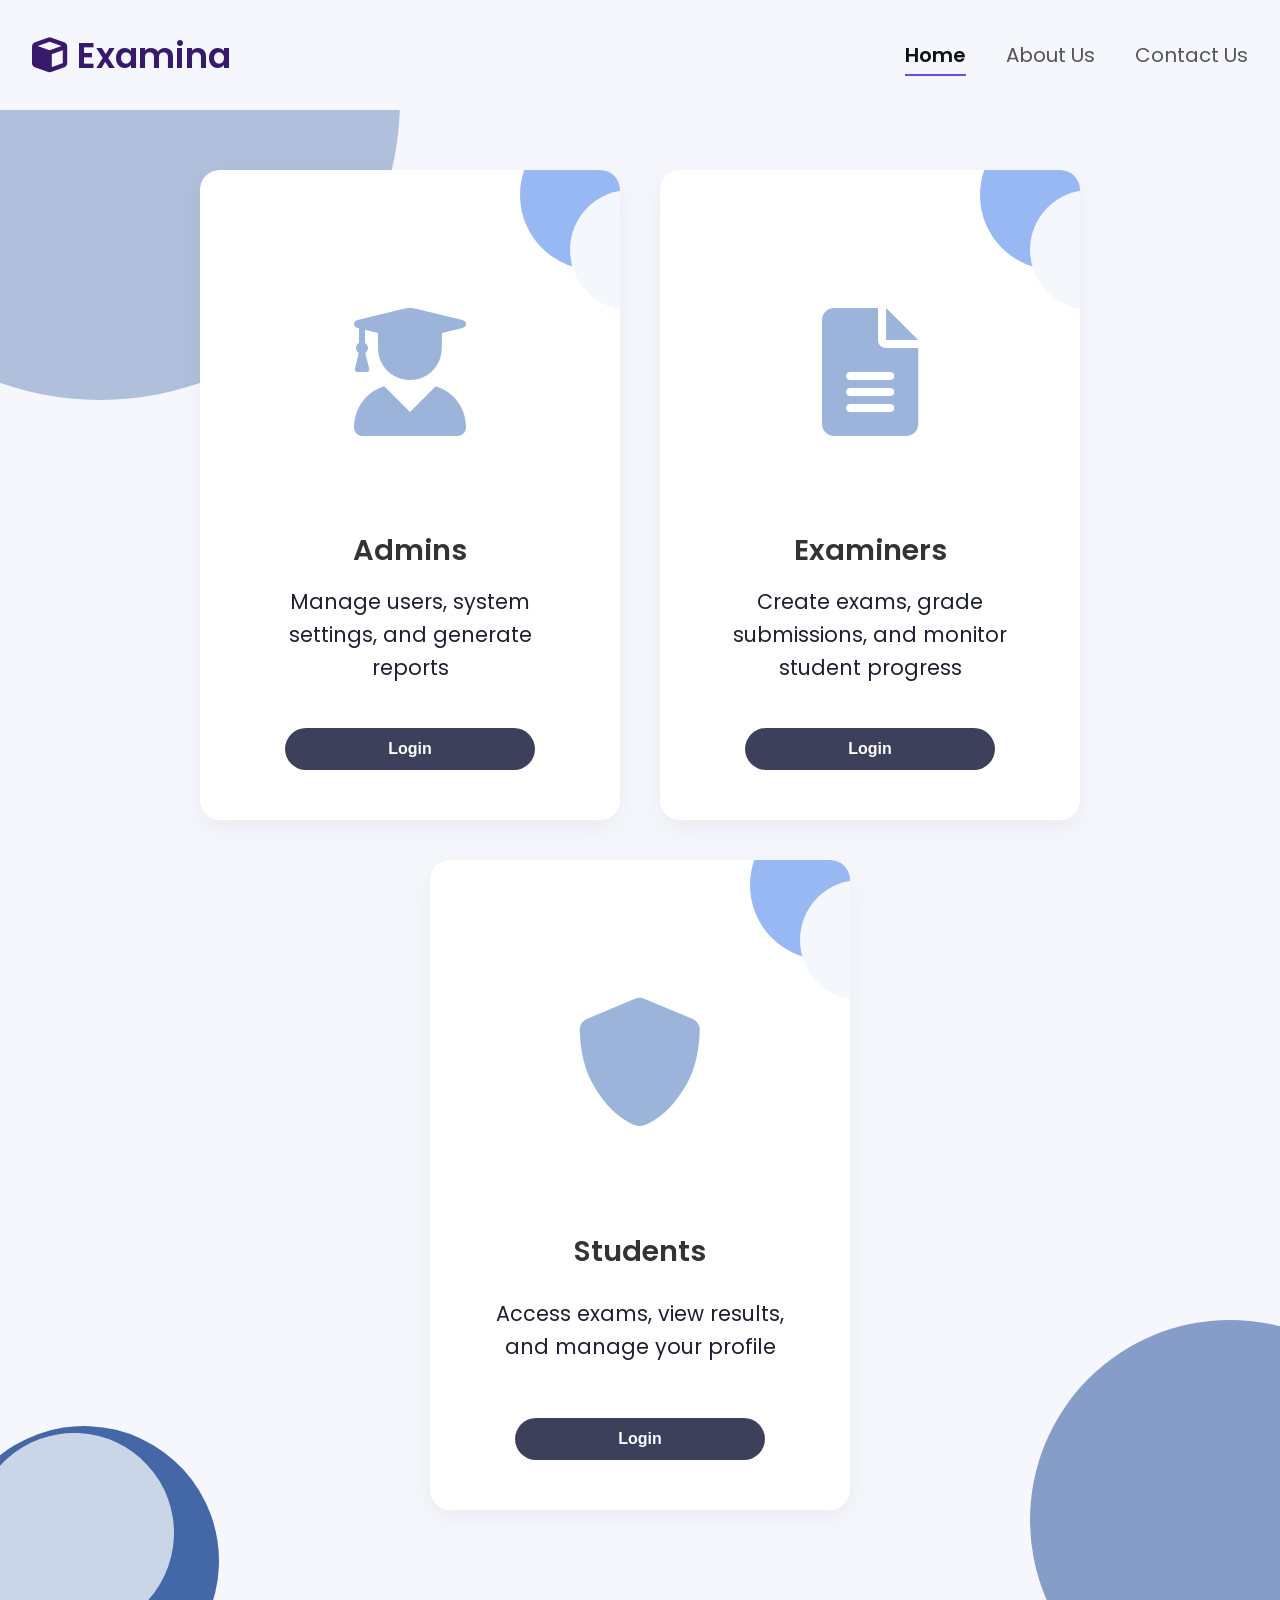
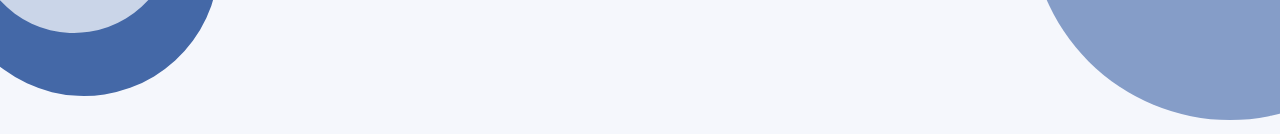
<file: index.html>
<!DOCTYPE html>
<html>
<head>
    <meta charset="UTF-8">
    <meta name="viewport" content="width=device-width, initial-scale=1.0">
    <title>Online Examination System</title>
    <link rel="stylesheet" href="style.css">
    <link rel="stylesheet" href="https://cdnjs.cloudflare.com/ajax/libs/font-awesome/6.0.0-beta3/css/all.min.css">
</head>
<body>
    <header>
        <nav>
            <div class="logo"><i class="fas fa-cube"></i>Examina</div>
            <ul class="nav-links">
                <li><a href="#" class="active">Home</a></li>
                <li><a href="#">About Us</a></li>
                <li><a href="#">Contact Us</a></li>
            </ul>
        </nav>
    </header>

    <main>
        <div class="card-container">
            <div class="card">
                <div class="card-icon"><i class="fas fa-user-graduate"></i></div>
                <h2>Admins</h2>
                <p>Manage users, system settings, and generate reports</p>
                <button id="btn-admin" class="btn btn-dark">Login</button>
            </div>

            <div class="card">
                <div class="card-icon"><i class="fas fa-file-alt"></i></div>
                <h2>Examiners</h2>
                <p>Create exams, grade submissions, and monitor student progress</p>
                <button id="btn-examiner" class="btn btn-dark">Login</button>
            </div>

            <div class="card">
                <div class="card-icon"><i class="fas fa-shield-alt"></i></div>
                <h2>Students</h2>
                <p>Access exams, view results, and manage your profile</p>
                <button id="btn-student" class="btn btn-dark">Login</button>
            </div>
        </div>
    </main>
    
    <div id="student-modal" class="modal-overlay">
        <div class="modal-content">
            <span class="close-button" data-target="student-modal">&times;</span>
            <h2>Student Login</h2>
            <form id="student-login-form">
                <div class="form-group">
                    <label>Exam Code</label>
                    <input type="text" id="exam-code" required placeholder="e.g. WEBTECH1010">
                </div>
                <div class="form-group">
                    <label>Enrollment Number</label>
                    <input type="text" id="enrollment-number" required placeholder="e.g. ADTU/...">
                </div>
                <div class="form-group">
                    <label>Password</label>
                    <input type="password" id="student-password" required>
                </div>
                <p class="error-text" id="student-error"></p>
                <button type="submit" class="btn btn-dark">Login</button>
            </form>
        </div>
    </div>

    <div id="admin-modal" class="modal-overlay">
        <div class="modal-content">
            <span class="close-button" data-target="admin-modal">&times;</span>
            <h2>Admin Login</h2>
            <form id="admin-login-form">
                <div class="form-group">
                    <label>Admin ID</label>
                    <input type="text" id="admin-id" required placeholder="e.g. ADMIN01">
                </div>
                <div class="form-group">
                    <label>Password</label>
                    <input type="password" id="admin-password" required>
                </div>
                <p class="error-text" id="admin-error"></p>
                <button type="submit" class="btn btn-dark">Access Dashboard</button>
            </form>
        </div>
    </div>

    <div id="examiner-modal" class="modal-overlay">
        <div class="modal-content">
            <span class="close-button" data-target="examiner-modal">&times;</span>
            <h2>Examiner Login</h2>
            <form id="examiner-login-form">
                <div class="form-group">
                    <label>Faculty Email</label>
                    <input type="email" id="examiner-email" required placeholder="faculty@university.edu">
                </div>
                <div class="form-group">
                    <label>Password</label>
                    <input type="password" id="examiner-password" required>
                </div>
                <p class="error-text" id="examiner-error"></p>
                <button type="submit" class="btn btn-dark">Access Dashboard</button>
            </form>
        </div>
    </div>

    <script src="script.js"></script>
</body> 
</html>
</file>
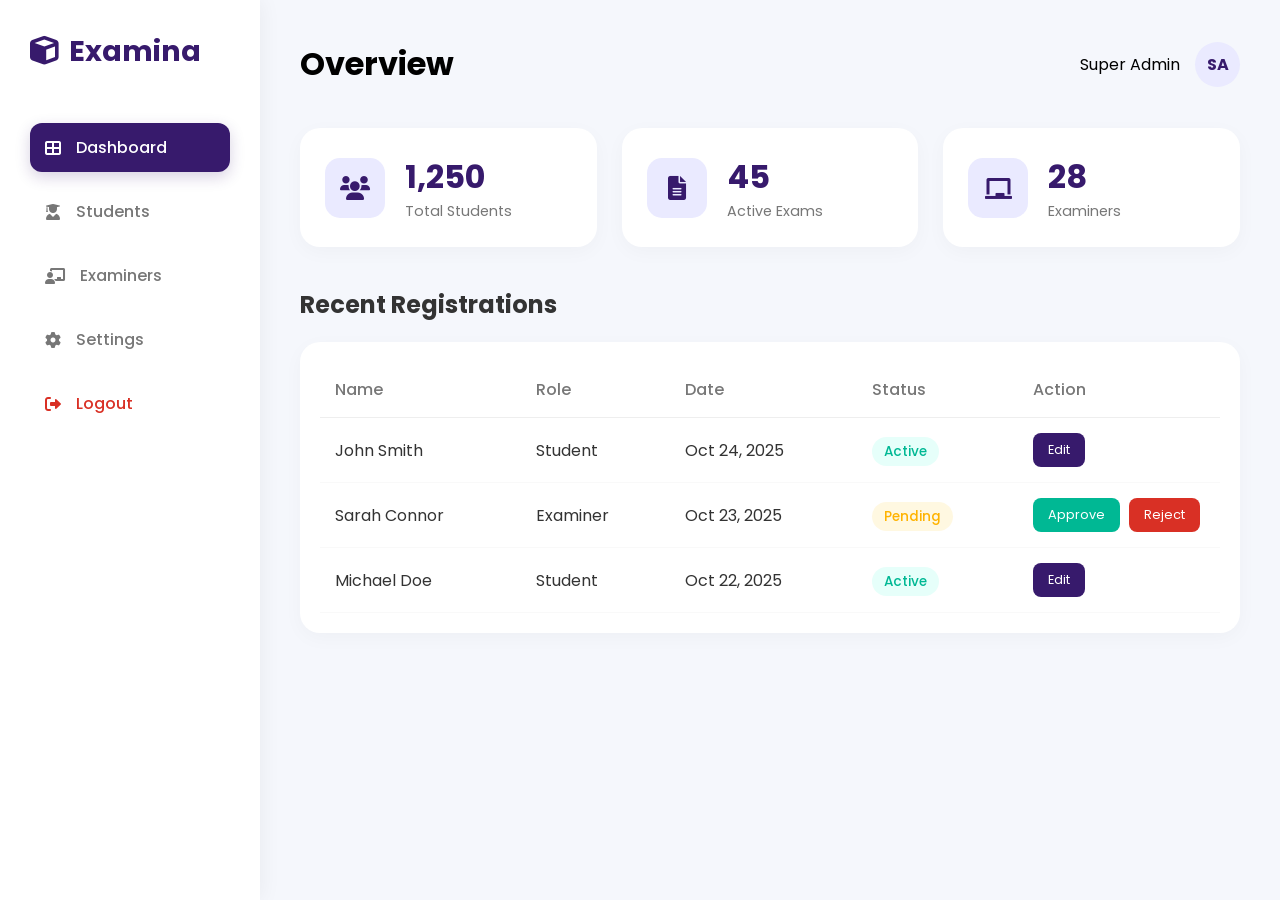
<file: admin.html>
<!DOCTYPE html>
<html lang="en">
<head>
    <meta charset="UTF-8">
    <meta name="viewport" content="width=device-width, initial-scale=1.0">
    <title>Admin Dashboard - Examina</title>
    <link rel="stylesheet" href="dashboard.css">
    <link rel="stylesheet" href="https://cdnjs.cloudflare.com/ajax/libs/font-awesome/6.0.0/css/all.min.css">
    <style>
        /* Simple utility to hide sections */
        .content-section {
            display: none;
            animation: fadeIn 0.3s ease-in-out;
        }
        .content-section.active-section {
            display: block;
        }
        @keyframes fadeIn {
            from { opacity: 0; transform: translateY(10px); }
            to { opacity: 1; transform: translateY(0); }
        }
    </style>
</head>
<body>

    <nav class="sidebar">
        <a href="login.html" class="logo">
            <i class="fas fa-cube"></i> Examina
        </a>
        
        <ul class="menu-items">
            <!-- Added data-target attributes for navigation logic -->
            <li><a href="#" class="nav-link active" data-target="dashboard-section"><i class="fas fa-th-large"></i> Dashboard</a></li>
            <li><a href="#" class="nav-link" data-target="students-section"><i class="fas fa-user-graduate"></i> Students</a></li>
            <li><a href="#" class="nav-link" data-target="examiners-section"><i class="fas fa-chalkboard-teacher"></i> Examiners</a></li>
            <li><a href="#" class="nav-link" data-target="settings-section"><i class="fas fa-cog"></i> Settings</a></li>
            <li><a href="login.html" class="logout-btn"><i class="fas fa-sign-out-alt"></i> Logout</a></li>
        </ul>
    </nav>

    <main class="main-content">
        <header class="header-bar">
            <!-- Dynamic Title based on section -->
            <h1 id="page-title">Overview</h1>
            <div class="user-profile">
                <span>Super Admin</span>
                <div class="avatar">SA</div>
            </div>
        </header>

        <!-- =========================== -->
        <!-- 1. DASHBOARD SECTION        -->
        <!-- =========================== -->
        <div id="dashboard-section" class="content-section active-section">
            <div class="stats-grid">
                <div class="stat-card">
                    <div class="stat-icon"><i class="fas fa-users"></i></div>
                    <div class="stat-info">
                        <h3>1,250</h3>
                        <p>Total Students</p>
                    </div>
                </div>
                <div class="stat-card">
                    <div class="stat-icon"><i class="fas fa-file-alt"></i></div>
                    <div class="stat-info">
                        <h3>45</h3>
                        <p>Active Exams</p>
                    </div>
                </div>
                <div class="stat-card">
                    <div class="stat-icon"><i class="fas fa-chalkboard"></i></div>
                    <div class="stat-info">
                        <h3>28</h3>
                        <p>Examiners</p>
                    </div>
                </div>
            </div>

            <section class="recent-section">
                <h2>Recent Registrations</h2>
                <div class="table-container">
                    <table id="recent-users-table">
                        <thead>
                            <tr>
                                <th>Name</th>
                                <th>Role</th>
                                <th>Date</th>
                                <th>Status</th>
                                <th>Action</th>
                            </tr>
                        </thead>
                        <tbody>
                            <tr>
                                <td class="user-name">John Smith</td>
                                <td class="user-role">Student</td>
                                <td>Oct 24, 2025</td>
                                <td><span class="status active">Active</span></td>
                                <td><button class="action-btn edit-btn">Edit</button></td>
                            </tr>
                            <tr>
                                <td class="user-name">Sarah Connor</td>
                                <td class="user-role">Examiner</td>
                                <td>Oct 23, 2025</td>
                                <td><span class="status pending">Pending</span></td>
                                <td>
                                    <button class="action-btn approve-btn">Approve</button>
                                    <button class="action-btn reject-btn">Reject</button>
                                </td>
                            </tr>
                            <tr>
                                <td class="user-name">Michael Doe</td>
                                <td class="user-role">Student</td>
                                <td>Oct 22, 2025</td>
                                <td><span class="status active">Active</span></td>
                                <td><button class="action-btn edit-btn">Edit</button></td>
                            </tr>
                        </tbody>
                    </table>
                </div>
            </section>
        </div>

        <!-- =========================== -->
        <!-- 2. STUDENTS SECTION         -->
        <!-- =========================== -->
        <div id="students-section" class="content-section">
            <div style="display: flex; justify-content: space-between; align-items: center; margin-bottom: 20px;">
                <h2>Student Directory</h2>
                <button class="action-btn" style="background-color: var(--color-secondary);"><i class="fas fa-plus"></i> Add New Student</button>
            </div>
            
            <div class="table-container">
                <table id="students-list-table">
                    <thead>
                        <tr>
                            <th>Enrollment No.</th>
                            <th>Name</th>
                            <th>Course</th>
                            <th>Year</th>
                            <th>Status</th>
                            <th>Action</th>
                        </tr>
                    </thead>
                    <tbody>
                        <!-- Sample Student Rows -->
                        <tr>
                            <td>ADTU/0/2024-27/BCAM/001</td>
                            <td class="user-name">Alice Johnson</td>
                            <td>BCA</td>
                            <td>1st</td>
                            <td><span class="status active">Active</span></td>
                            <td><button class="action-btn edit-btn">Edit</button></td>
                        </tr>
                        <tr>
                            <td>ADTU/0/2024-27/BCAM/002</td>
                            <td class="user-name">Bob Williams</td>
                            <td>BCA</td>
                            <td>1st</td>
                            <td><span class="status active">Active</span></td>
                            <td><button class="action-btn edit-btn">Edit</button></td>
                        </tr>
                         <tr>
                            <td>ADTU/0/2023-26/MCA/045</td>
                            <td class="user-name">Charlie Brown</td>
                            <td>MCA</td>
                            <td>2nd</td>
                            <td><span class="status pending">Inactive</span></td>
                            <td><button class="action-btn edit-btn">Edit</button></td>
                        </tr>
                    </tbody>
                </table>
            </div>
        </div>

        <!-- =========================== -->
        <!-- 3. EXAMINERS SECTION        -->
        <!-- =========================== -->
        <div id="examiners-section" class="content-section">
            <div style="display: flex; justify-content: space-between; align-items: center; margin-bottom: 20px;">
                <h2>Faculty Directory</h2>
                <button class="action-btn" style="background-color: var(--color-secondary);"><i class="fas fa-plus"></i> Add New Examiner</button>
            </div>

            <div class="table-container">
                <table id="examiners-list-table">
                    <thead>
                        <tr>
                            <th>Faculty ID</th>
                            <th>Name</th>
                            <th>Department</th>
                            <th>Designation</th>
                            <th>Status</th>
                            <th>Action</th>
                        </tr>
                    </thead>
                    <tbody>
                        <!-- Sample Teacher Rows -->
                        <tr>
                            <td>FAC/CS/001</td>
                            <td class="user-name">Dr. Alan Grant</td>
                            <td>Computer Science</td>
                            <td>Professor</td>
                            <td><span class="status active">Active</span></td>
                            <!-- Important: user-role hidden data for modal logic -->
                            <td class="user-role" style="display:none;">Examiner</td> 
                            <td><button class="action-btn edit-btn">Edit</button></td>
                        </tr>
                        <tr>
                            <td>FAC/IT/042</td>
                            <td class="user-name">Prof. Ellen Ripley</td>
                            <td>Information Tech</td>
                            <td>Assistant Prof</td>
                            <td><span class="status active">Active</span></td>
                            <td class="user-role" style="display:none;">Examiner</td>
                            <td><button class="action-btn edit-btn">Edit</button></td>
                        </tr>
                        <tr>
                            <td>FAC/CS/089</td>
                            <td class="user-name">Dr. Ian Malcolm</td>
                            <td>Mathematics</td>
                            <td>Guest Lecturer</td>
                            <td><span class="status pending">On Leave</span></td>
                            <td class="user-role" style="display:none;">Examiner</td>
                            <td><button class="action-btn edit-btn">Edit</button></td>
                        </tr>
                    </tbody>
                </table>
            </div>
        </div>

        <!-- =========================== -->
        <!-- 4. SETTINGS SECTION (Placeholder) -->
        <!-- =========================== -->
        <div id="settings-section" class="content-section">
            <h2>System Settings</h2>
            <p style="color: #777; margin-top: 10px;">Global configurations will appear here.</p>
        </div>

    </main>

    <!-- Edit User Modal (Shared) -->
    <div id="edit-modal" class="modal-overlay">
        <div class="modal-content">
            <span class="close-button">&times;</span>
            <h2>Edit Profile</h2>
            <form id="edit-user-form">
                <div class="form-group">
                    <label>Name</label>
                    <input type="text" id="edit-name" required>
                </div>
                <div class="form-group">
                    <label>Role</label>
                    <select id="edit-role">
                        <option value="Student">Student</option>
                        <option value="Examiner">Examiner</option>
                    </select>
                </div>
                
                <button type="submit" class="btn-submit">Save Changes</button>
                
                <button type="button" id="delete-user-btn" class="btn-submit" style="background-color: #d93025; margin-top: 15px;">
                    <i class="fas fa-trash"></i> Delete Profile
                </button>
            </form>
        </div>
    </div>
    
    <script src="admin.js"></script>
</body>
</html>
</file>
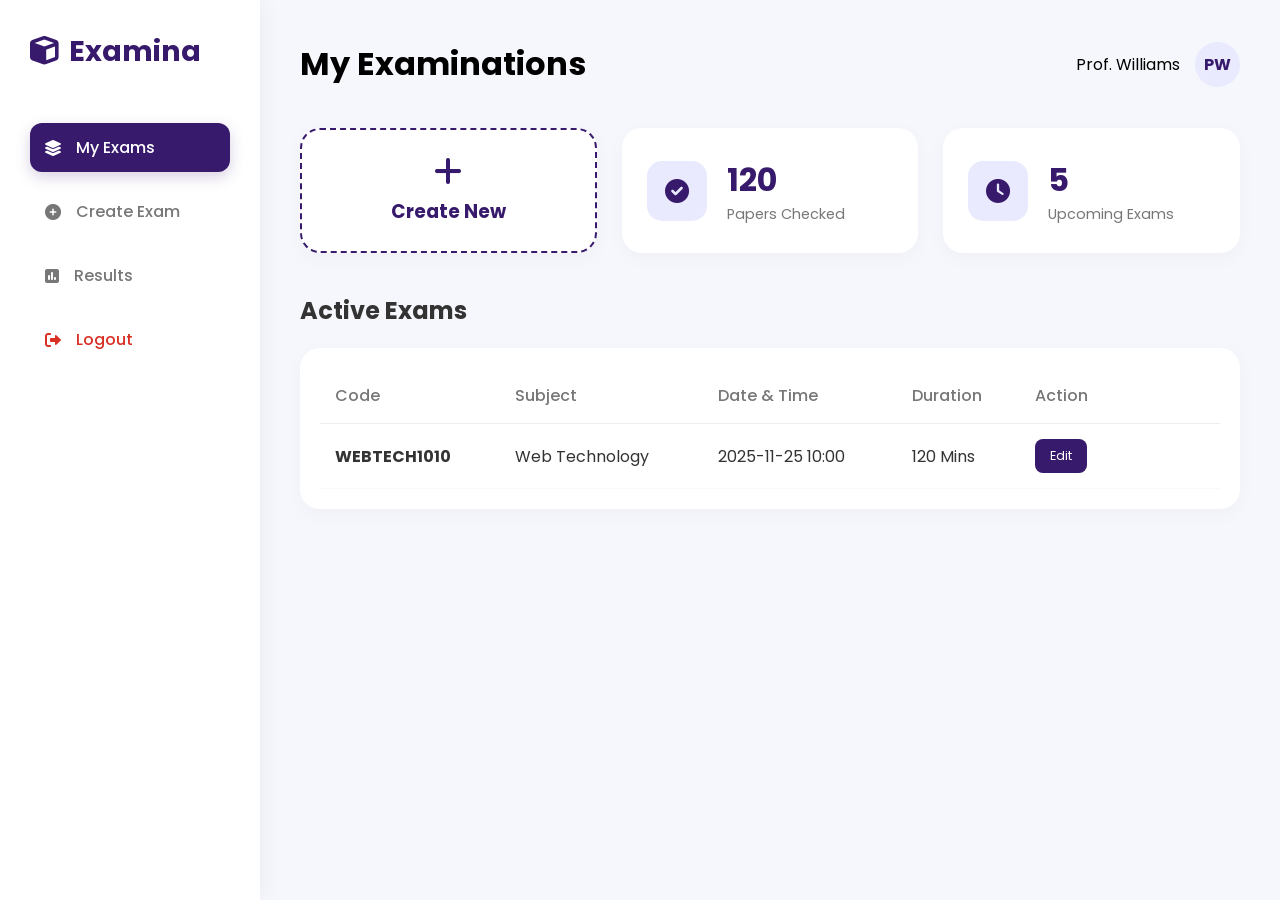
<file: examiner.html>
<!DOCTYPE html>
<html lang="en">
<head>
    <meta charset="UTF-8">
    <title>Examiner Dashboard - Examina</title>
    <link rel="stylesheet" href="dashboard.css">
    <link rel="stylesheet" href="https://cdnjs.cloudflare.com/ajax/libs/font-awesome/6.0.0/css/all.min.css">
    <style>
        /* Utility to hide sections */
        .content-section {
            display: none;
            animation: fadeIn 0.3s ease-in-out;
        }
        .content-section.active-section {
            display: block;
        }
        @keyframes fadeIn {
            from { opacity: 0; transform: translateY(10px); }
            to { opacity: 1; transform: translateY(0); }
        }

        /* Question Builder Styles */
        .question-builder {
            margin-top: 20px;
            padding-top: 20px;
            border-top: 2px solid #eee;
        }
        .question-item {
            background: #f8f9fa;
            padding: 20px;
            border-radius: 10px;
            margin-bottom: 15px;
            border: 1px solid #e0e0e0;
            position: relative;
        }
        .question-header {
            display: flex;
            justify-content: space-between;
            align-items: center;
            margin-bottom: 15px;
            font-weight: 600;
            color: var(--color-primary);
        }
        .delete-q-btn {
            color: #d93025;
            cursor: pointer;
            font-size: 1.2em;
        }
        .q-input {
            width: 100%;
            padding: 10px;
            border: 1px solid #ccc;
            border-radius: 6px;
            margin-bottom: 10px;
            font-family: inherit;
        }
        .option-row {
            display: flex;
            align-items: center;
            gap: 10px;
            margin-bottom: 5px;
        }
        /* Style for the correct answer radio button */
        .correct-ans-radio {
            transform: scale(1.5);
            cursor: pointer;
            accent-color: #27ae60;
        }
        
        .add-btn-group {
            display: flex;
            gap: 10px;
            margin-top: 20px;
            padding: 15px;
            background: #f0f0f0;
            border-radius: 8px;
            justify-content: center;
        }
        .add-q-btn {
            padding: 8px 16px;
            background: white;
            border: 1px solid var(--color-primary);
            color: var(--color-primary);
            border-radius: 6px;
            cursor: pointer;
            font-weight: 500;
            transition: all 0.2s;
        }
        .add-q-btn:hover {
            background: var(--color-primary);
            color: white;
        }

        /* Results Section Styles */
        .results-grid {
            display: grid;
            grid-template-columns: repeat(auto-fill, minmax(300px, 1fr));
            gap: 20px;
            margin-top: 20px;
        }
        .result-card {
            background: white;
            padding: 20px;
            border-radius: 10px;
            box-shadow: 0 2px 10px rgba(0,0,0,0.05);
            border-left: 5px solid var(--color-secondary);
        }
        .result-header {
            display: flex;
            justify-content: space-between;
            margin-bottom: 10px;
            font-weight: bold;
        }
        .score-badge {
            background: #e6fffa;
            color: #00b894;
            padding: 5px 10px;
            border-radius: 15px;
            font-size: 0.9em;
        }
    </style>
</head>
<body>

    <nav class="sidebar">
        <a href="login.html" class="logo">
            <i class="fas fa-cube"></i> Examina
        </a>

        <ul class="menu-items">
            <li><a href="#" class="nav-link active" data-target="exams-section"><i class="fas fa-layer-group"></i> My Exams</a></li>
            <li><a href="#" class="nav-link" data-target="create-section"><i class="fas fa-plus-circle"></i> Create Exam</a></li>
            <li><a href="#" class="nav-link" data-target="results-section"><i class="fas fa-poll"></i> Results</a></li>
            <li><a href="login.html" class="logout-btn"><i class="fas fa-sign-out-alt"></i> Logout</a></li>
        </ul>
    </nav>

    <main class="main-content">
        <header class="header-bar">
            <h1 id="page-title">My Examinations</h1>
            <div class="user-profile">
                <span>Prof. Williams</span>
                <div class="avatar">PW</div>
            </div>
        </header>

        <!-- 1. MY EXAMS SECTION -->
        <div id="exams-section" class="content-section active-section">
            <div class="stats-grid">
                <div class="stat-card" id="quick-create-btn" style="border: 2px dashed #371a6c; cursor: pointer; justify-content: center;">
                    <div style="text-align: center; color: #371a6c;">
                        <i class="fas fa-plus" style="font-size: 2em; margin-bottom: 10px;"></i>
                        <h3>Create New</h3>
                    </div>
                </div>
                <div class="stat-card">
                    <div class="stat-icon"><i class="fas fa-check-circle"></i></div>
                    <div class="stat-info">
                        <h3>120</h3>
                        <p>Papers Checked</p>
                    </div>
                </div>
                 <div class="stat-card">
                    <div class="stat-icon"><i class="fas fa-clock"></i></div>
                    <div class="stat-info">
                        <h3>5</h3>
                        <p>Upcoming Exams</p>
                    </div>
                </div>
            </div>

            <section class="recent-section">
                <h2>Active Exams</h2>
                <div class="table-container">
                    <table id="exams-table">
                        <thead>
                            <tr>
                                <th>Code</th>
                                <th>Subject</th>
                                <th>Date & Time</th>
                                <th>Duration</th>
                                <th>Action</th>
                            </tr>
                        </thead>
                        <tbody>
                            <!-- Dynamic content will load here from localStorage -->
                        </tbody>
                    </table>
                </div>
            </section>
        </div>

        <!-- 2. CREATE EXAM SECTION -->
        <div id="create-section" class="content-section">
             <div style="max-width: 800px; background: white; padding: 40px; border-radius: 15px; margin: 0 auto;">
                <h2>Create New Examination</h2>
                <form id="create-exam-main-form" style="margin-top: 20px;">
                    
                    <!-- Exam Metadata -->
                    <div style="display: grid; grid-template-columns: 1fr 1fr; gap: 20px; margin-bottom: 20px;">
                        <div class="form-group">
                            <label>Subject Name</label>
                            <input type="text" id="main-subject" required placeholder="e.g. Data Structures">
                        </div>
                        <div class="form-group">
                            <label>Exam Code (Access Code)</label>
                            <input type="text" id="main-code" required placeholder="e.g. DS101">
                        </div>
                    </div>

                    <div style="display: grid; grid-template-columns: 1fr 1fr; gap: 20px;">
                        <div class="form-group">
                            <label>Date & Start Time</label>
                            <input type="datetime-local" id="main-datetime" required>
                        </div>
                        <div class="form-group">
                            <label>Duration (Minutes)</label>
                            <input type="number" id="main-duration" required placeholder="e.g. 120">
                        </div>
                    </div>

                    <!-- Question Builder Area -->
                    <div class="question-builder">
                        <h3>Questions</h3>
                        <p style="font-size:0.9em; color:#666; margin-bottom:15px;">Note: Select the radio button to mark the correct answer for MCQs.</p>
                        
                        <div id="questions-container">
                            <p style="color: #888; text-align: center; padding: 20px;" id="empty-msg">
                                No questions added yet. Use the buttons below to add questions.
                            </p>
                        </div>

                        <div class="add-btn-group">
                            <button type="button" class="add-q-btn" onclick="addMCQ()"><i class="fas fa-list-ul"></i> Add MCQ</button>
                            <button type="button" class="add-q-btn" onclick="addShortAnswer()"><i class="fas fa-align-left"></i> Add Short Answer</button>
                            <button type="button" class="add-q-btn" onclick="addComparison()"><i class="fas fa-columns"></i> Add Comparison</button>
                        </div>
                    </div>

                    <button type="submit" class="btn-submit" style="margin-top: 30px; font-size: 1.1em;">Publish Exam</button>
                </form>
            </div>
        </div>

        <!-- 3. RESULTS SECTION -->
        <div id="results-section" class="content-section">
            <h2>Student Submissions & Grading</h2>
            <p style="color: #777; margin-bottom: 20px;">Review answers for completed exams.</p>
            
            <div class="results-grid" id="results-container">
                <!-- Mock Result Cards will be injected here -->
                <div class="result-card">
                    <div class="result-header">
                        <span>John Smith (ADTU/001)</span>
                        <span class="score-badge">85%</span>
                    </div>
                    <p><strong>Exam:</strong> Web Technology (WEBTECH1010)</p>
                    <p><strong>Status:</strong> Graded</p>
                    <button class="action-btn" style="margin-top:10px; width:100%;" onclick="alert('Opening student answer sheet...')">Review Answers</button>
                </div>
                <div class="result-card">
                    <div class="result-header">
                        <span>Michael Doe (ADTU/003)</span>
                        <span class="score-badge" style="background:#fff8e1; color:#f1c40f">Pending</span>
                    </div>
                    <p><strong>Exam:</strong> Advanced Java (JAVA202)</p>
                    <p><strong>Status:</strong> Needs Grading</p>
                    <button class="action-btn" style="margin-top:10px; width:100%;" onclick="alert('Opening student answer sheet...')">Review Answers</button>
                </div>
            </div>
        </div>

    </main>

    <!-- Edit Modal -->
    <div id="edit-exam-modal" class="modal-overlay">
        <div class="modal-content">
            <span class="close-button">&times;</span>
            <h2>Edit Exam Details</h2>
            <form id="edit-exam-form">
                <div class="form-group">
                    <label>Subject Name</label>
                    <input type="text" id="edit-subject" required>
                </div>
                <div class="form-group">
                    <label>Exam Code (Read-Only)</label>
                    <input type="text" id="edit-code" readonly style="background:#f0f0f0; color:#777;">
                </div>
                <div class="form-group">
                    <label>Duration (Minutes)</label>
                    <input type="number" id="edit-duration" required>
                </div>
                <button type="submit" class="btn-submit">Save Changes</button>
                <button type="button" id="delete-exam-btn" class="btn-submit" style="background-color: #d93025; margin-top: 15px;">Delete Exam</button>
            </form>
        </div>
    </div>

    <script src="examiner.js"></script>
</body>
</html>
</file>
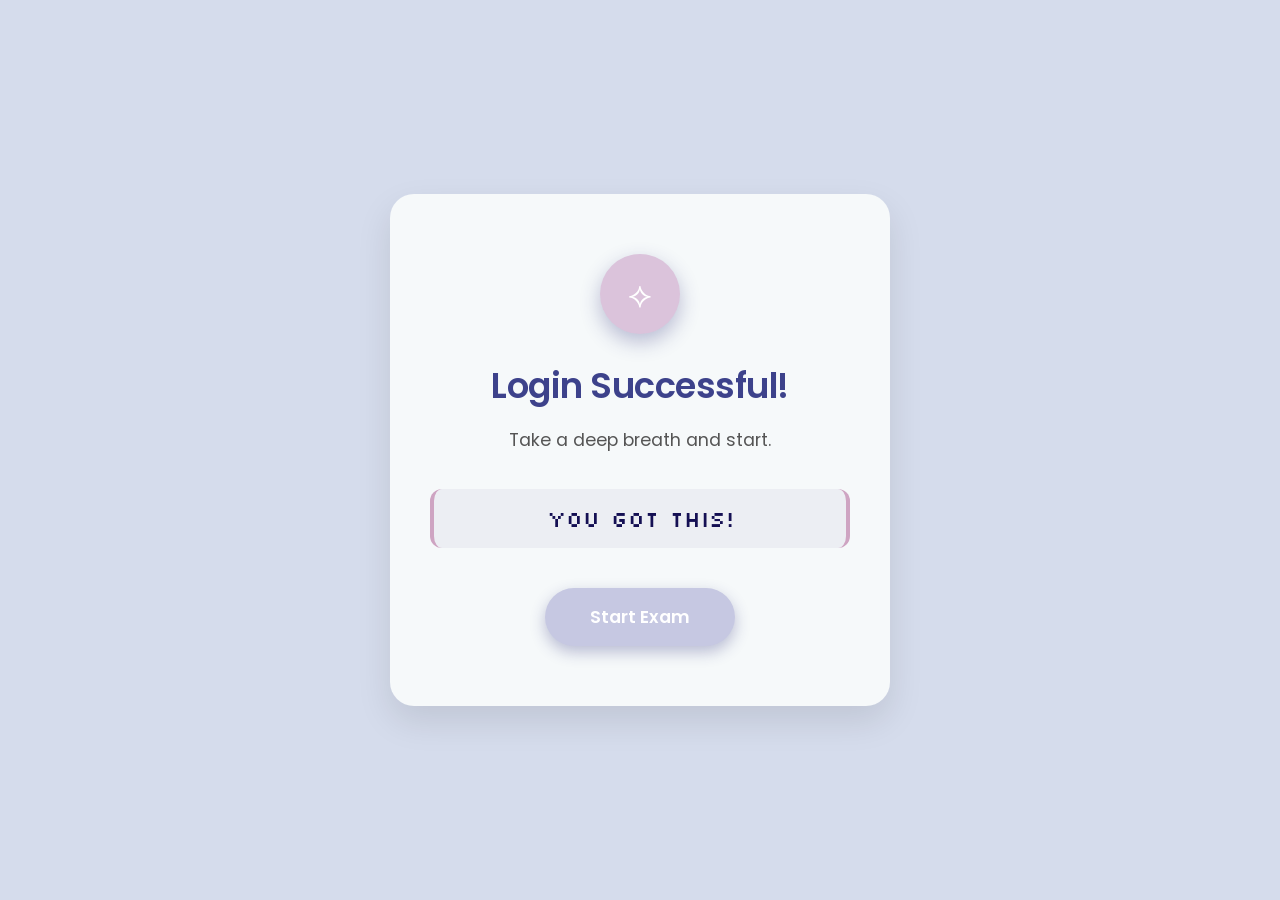
<file: quote.html>
<!DOCTYPE html>
<html lang="en">
<head>
    <meta charset="UTF-8">
    <meta name="viewport" content="width=device-width, initial-scale=1.0">
    <title>Student Dashboard</title>
    <link rel="preconnect" href="https://fonts.googleapis.com">
    <link rel="preconnect" href="https://fonts.gstatic.com" crossorigin>
    <link href="https://fonts.googleapis.com/css2?family=Poppins:wght@400;600&display=swap" rel="stylesheet">
    <link href="https://fonts.googleapis.com/css2?family=Lancelot&family=Silkscreen&display=swap" rel="stylesheet">
    
    <style>
        * {
            margin: 0;
            padding: 0;
            box-sizing: border-box;
        }
        
        body {
            font-family: 'Poppins', sans-serif;
            background-color: #d5dcec;
            color: #333;
            display: flex;
            justify-content: center;
            align-items: center;
            min-height: 100vh;
            margin: 0;
            padding: 20px;
            text-align: center;
        }
        
        .container {
            padding: 60px 40px;
            background-color: #f6f9fa;
            border-radius: 24px;
            box-shadow: 0 15px 35px rgba(0, 0, 0, 0.1);
            max-width: 500px;
            width: 100%;
            position: relative;
            overflow: hidden;
        }
        
        .container::before {
            content: "";
            position: absolute;
            top: 0;
            left: 0;
            width: 100%;
            height: 5px;
        }
        
        .success-icon {
            width: 80px;
            height: 80px;
            background-color: #dbc3db;
            border-radius: 50%;
            display: flex;
            align-items: center;
            justify-content: center;
            margin: 0 auto 25px;
            color: white;
            font-size: 36px;
            box-shadow: 0 8px 20px rgba(43, 48, 124, 0.3);
        }
        
        h1 {
            color: #3d428b;
            font-size: 2.2em;
            margin-bottom: 15px;
            font-weight: 600;
            letter-spacing: -0.5px;
        }
        
        .subtitle {
            font-family: 'Poppins', sans-serif;
            font-size: 1.1em;
            color: #555;
            margin-bottom: 35px;
            line-height: 1.5;
        }
        
        .quote {
            font-family: "Silkscreen", monospace;
            font-size: 1.4em;
            color: #151054;
            margin: 30px 0 40px;
            padding: 15px 20px;
            background-color: rgba(43, 48, 124, 0.05);
            border-radius: 12px;
            border-left: 4px solid #cea4c2;
            border-right: 4px solid #cea4c2;

        }
        
        .start-exam-btn {
            font-family: 'Poppins', sans-serif;
            background-color: #c6c8e2;
            color: white;
            border: none;
            border-radius: 50px;
            padding: 16px 45px;
            font-size: 1.1em;
            font-weight: 600;
            cursor: pointer;
            transition: all 0.3s ease;
            box-shadow: 0 6px 15px rgba(43, 48, 124, 0.3);
            display: inline-flex;
            align-items: center;
            justify-content: center;
            gap: 10px;
        }
        
        .start-exam-btn:hover {
            background-color: #dbc3db;
            transform: translateY(-3px);
            box-shadow: 0 10px 20px rgba(43, 48, 124, 0.4);
        }
        

        .btn-icon {
            font-size: 1.2em;
        }
        
    </style>
</head>
<body>
    <div class="container">
        <div class="success-icon">⟡</div>
        <h1>Login Successful!</h1>
        <p class="subtitle">Take a deep breath and start.</p>
        <p class="quote">You got this!</p>
        <a href="exam.html">
            <button class="start-exam-btn">Start Exam </button>
        </a>
    </div>
</body>
</html>
</file>
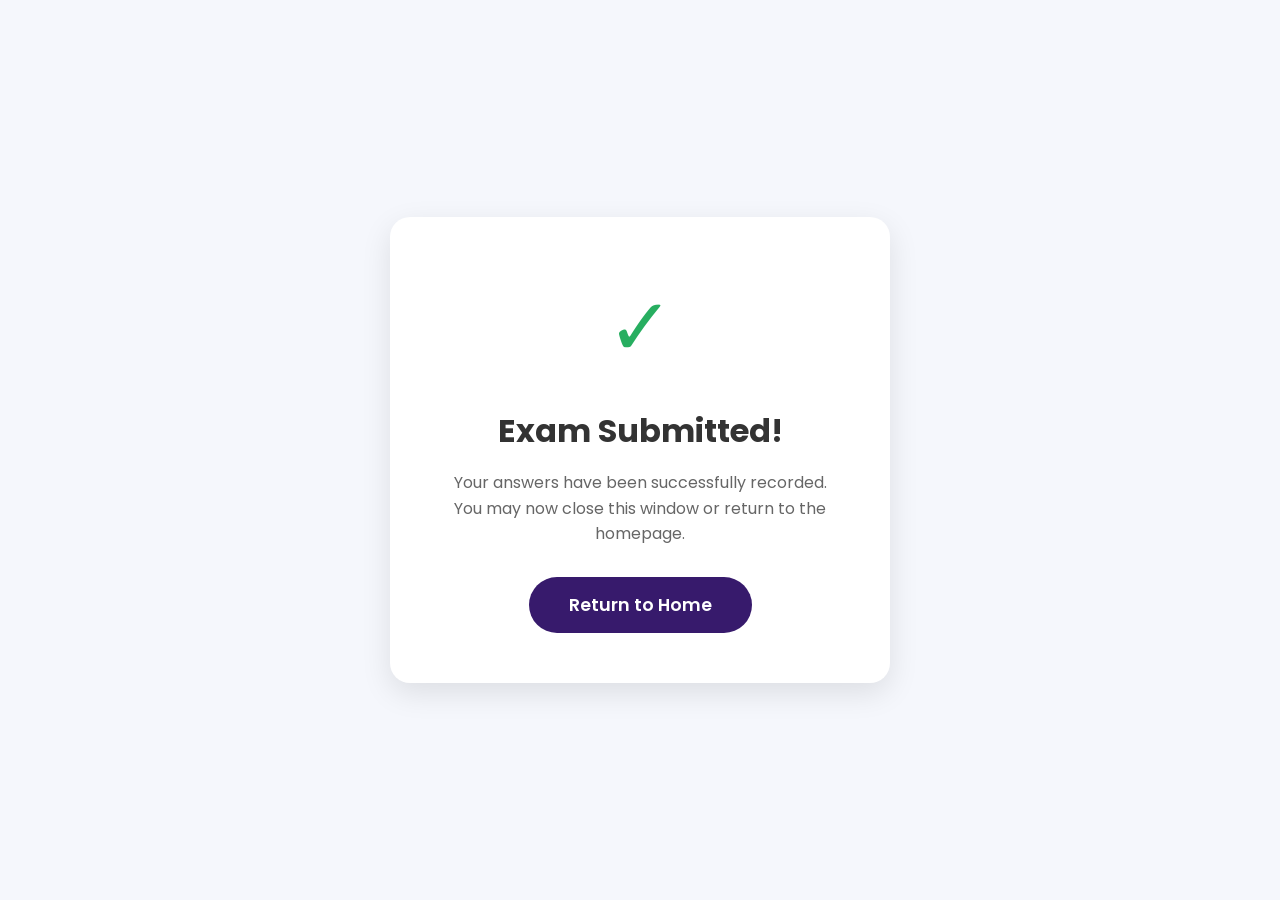
<file: success.html>
<!DOCTYPE html>
<html lang="en">
<head>
    <meta charset="UTF-8">
    <meta name="viewport" content="width=device-width, initial-scale=1.0">
    <title>Submission Successful</title>
    <link href="https://fonts.googleapis.com/css2?family=Poppins:wght@400;600&display=swap" rel="stylesheet">
    <style>
        * { margin: 0; padding: 0; box-sizing: border-box; }
        body {
            font-family: 'Poppins', sans-serif;
            background-color: #f5f7fc;
            display: flex;
            justify-content: center;
            align-items: center;
            height: 100vh;
            text-align: center;
        }
        .card {
            background: white;
            padding: 50px;
            border-radius: 20px;
            box-shadow: 0 10px 30px rgba(0,0,0,0.1);
            max-width: 500px;
            width: 90%;
        }
        .icon {
            font-size: 80px;
            color: #27ae60; /* Success Green */
            margin-bottom: 20px;
        }
        h1 { color: #333; margin-bottom: 15px; }
        p { color: #666; margin-bottom: 30px; line-height: 1.6; }
        .home-btn {
            background-color: #371a6c;
            color: white;
            border: none;
            padding: 15px 40px;
            border-radius: 50px;
            font-size: 1.1em;
            font-weight: 600;
            cursor: pointer;
            text-decoration: none;
            transition: transform 0.2s;
            display: inline-block;
        }
        .home-btn:hover { transform: translateY(-3px); background-color: #2b1455; }
    </style>
</head>
<body>
    <div class="card">
        <div class="icon">✓</div>
        <h1>Exam Submitted!</h1>
        <p>Your answers have been successfully recorded. You may now close this window or return to the homepage.</p>
        <a href="login.html" class="home-btn">Return to Home</a>
    </div>
</body>
</html>
</file>
<file: style.css>
/* Fonts */
@import url('https://fonts.googleapis.com/css2?family=Poppins:wght@300;400;600&display=swap');


body {
    position: relative;
    overflow-x: hidden;  
    font-family: 'Poppins', sans-serif;
    background-color: #f5f7fc;
    color: #333;
    margin: 0;
    display: flex;
    flex-direction: column;
    min-height: 100vh;
}
/* --- BACKGROUND SHAPES --- */

body::before {
    content: ''; /* Pseudo-elements must have a content property */
    position: absolute;
    top: -200px;
    left: -200px;
    width: 600px;
    height: 600px;
    background-color: #b0c0dc;
    border-radius: 50%;
    transform: rotate(45deg);
    z-index: -1; /* Pushes the shape behind all other content */
}

/* This is the second shape: a smaller circle */
body::after {
    content: '';
    position: absolute;
    bottom: -150px;
    right: -150px;
    width: 400px;
    height: 400px;
    background-color: #859dc8;
    border-radius: 50%; /* Makes it a perfect circle */
    z-index: -1;
}
main::before {
    content: '';
    position: absolute;
    bottom: -4%;
    left: -2%;
    width: 200px;
    height: 200px;
    background-color: #cad5e8; 
    border-radius: 50%;
    transform: rotate(-20deg);
    z-index: -1; 
}

main::after {
    content: '';
    position: absolute;
    bottom: -8%;
    left: -4%;
    width: 270px;
    height: 270px;
    background-color: #4468a7; 
    border-radius: 50%;
    transform: rotate(-20deg);
    z-index: -2; 
}
/* Header */
header {
    width: 100%;
    padding: 20px 0;
    background-color: #f5f7fc;
}

nav {
    width: 95%;
    margin: 0 auto;
    display: flex;
    justify-content: space-between;
    align-items: center;
}

.logo {
    font-weight: 600;
    font-size: 2.2em;
    display: flex;
    align-items: center;
    gap: 10px;
    color: #371a6c;
}

.nav-links {
    font-size: 20px;
    list-style: none;
    display: flex;
    gap: 40px;
}

.nav-links a {
  text-decoration: none;
  color: #555;
  font-weight: 400;
  transition: color 0.3s ease;
}

.nav-links a.active {
  color: #111;
  font-weight: 600;
  border-bottom: 2px solid #6b4de6;
  padding-bottom: 5px;
}

/* Main Section */
main {
  flex-grow: 1;
  display: flex;
  justify-content: center;
  align-items: center;
  padding: 60px 20px;
}

.card-container {
  display: flex;
  justify-content: center;
  align-items: stretch;
  gap: 40px;
  flex-wrap: wrap;
}

/* Cards */
.card {
    position: relative; 
    overflow: hidden;   
    background-color: #ffffff;
    border-radius: 20px;
    box-shadow: 0 8px 25px rgba(0, 0, 0, 0.05);
    width: 320px;
    height: 550px;
    display: flex;
    flex-direction: column;
    justify-content: space-between;
    align-items: center;
    padding: 50px;
    text-align: center;
    transition: all 0.3s ease;
}

/* --- SHAPES INSIDE THE CARDS --- */

/* First circle shape */
.card::before {
    content: '';
    position: absolute;
    top: -50px;
    right: -50px;
    width: 150px;
    height: 150px;
    background-color: #97b8f3; /* A very light color, same as the page background */
    border-radius: 50%;
    z-index: 1; /* Keep it below the text but above the card background */
}

/* Second, smaller circle shape */
.card::after {
    content: '';
    position: absolute;
    top: 20px;
    right: -70px;
    width: 120px;
    height: 120px;
    background-color: #f4f7fc;
    border-radius: 50%;
    z-index: 1;
}

/* We need to make sure the card content stays on top of the shapes */
.card-icon,
.card h2,
.card p,
.card .btn {
    position: relative;
    z-index: 2;
}

.card:hover {
  transform: translateY(-10px);
  background-color: #4b4e6d;
  color: #fff;
}

.card-icon {
  font-size: 8rem;
  color: #9cb4da;
  margin-bottom: 10px;
  margin-top: 60px;
  transition: color 0.3s ease;
}

.card:hover .card-icon {
  color: #fff;
}

.card h2 {
  font-size: 1.8em;
  font-weight: 600;
  margin-bottom: 10px;
}

.card p {
  color: #1d2031;
  line-height: 1.6;
  font-size: 1.3rem;
  margin-top: -20px;
  transition: color 0.3s ease;
}

.card:hover p {
  color: #e0e0e0;
}

/* Buttons */
.btn {
  border: none;
  border-radius: 50px;
  padding: 12px 35px;
  font-weight: 600;
  cursor: pointer;
  width: 250px;
  font-size: 1em;
  transition: all 0.3s ease;
}

.btn-dark {
  background-color: #3d405b;
  color: #ffffff;
}

.card:hover .btn-dark {
  background-color: #ffffff;
  color: #3d405b;
}


.btn-dark:hover {
  background-color: #2a2c3d;
}
/* --- MODAL STYLES --- */
.modal-overlay {
    position: fixed;
    top: 0;
    left: 0;
    width: 100%;
    height: 100%;
    background-color: rgba(0, 0, 0, 0.6);
    display: flex;
    justify-content: center;
    align-items: center;
    z-index: 1000;
    visibility: hidden;
    opacity: 0;
    transition: visibility 0s 0.3s, opacity 0.3s ease;
}

.modal-overlay.visible {
    visibility: visible;
    opacity: 1;
    transition: visibility 0s, opacity 0.3s ease;
}

.modal-content {
    background-color: #ffffff;
    padding: 40px;
    border-radius: 15px;
    width: 90%;
    max-width: 400px;
    position: relative;
    box-shadow: 0 5px 15px rgba(0,0,0,0.3);
}

.close-button {
    position: absolute;
    top: 15px;
    right: 20px;
    font-size: 1.8em;
    font-weight: bold;
    color: #888;
    cursor: pointer;
}

.close-button:hover {
    color: #333;
}

.modal-content h2 {
    margin-top: 0;
    margin-bottom: 30px;
    text-align: center;
}

.form-group {
    margin-bottom: 20px;
}

.form-group label {
    display: block;
    margin-bottom: 8px;
    font-weight: 600;
}

.form-group input {
    width: 100%;
    padding: 12px;
    border: 1px solid #ccc;
    border-radius: 8px;
    box-sizing: border-box;
    font-family: 'Poppins', sans-serif;
}
/* Add this to style the placeholder text in the new input fields */
.form-group input::placeholder {
    color: #aaa;
    font-size: 0.9em;
}

.modal-content .btn {
    width: 100%;
    margin-top: 10px;
}

/* Responsive */
@media (max-width: 900px) {
  .card-container {
    flex-direction: column;
    align-items: center;
  }

  .card {
    width: 80%;
    max-width: 350px;
  }
}

/* Style for the login error message */
.error-text {
    color: #d93025; /* A standard error red color */
    font-size: 0.9em;
    min-height: 1.2em; /* Prevents the button from jumping when the message appears */
    text-align: center;
}
</file>
<file: dashboard.css>
/* --- dashboard.css --- */
@import url('https://fonts.googleapis.com/css2?family=Poppins:wght@300;400;600;700&display=swap');

:root {
    --color-primary: #371a6c;
    --color-secondary: #5A4FCF;
    --color-bg: #f5f7fc;
    --color-white: #ffffff;
    --color-text: #333;
    --color-light-purple: #eaeaff;
    
    /* NEW: Danger colors for the Reject button */
    --color-danger: #d93025;
    --color-danger-bg: #ffe5e5;
    
    --sidebar-width: 260px;
}

* {
    margin: 0;
    padding: 0;
    box-sizing: border-box;
    font-family: 'Poppins', sans-serif;
}

body {
    background-color: var(--color-bg);
    display: flex;
    min-height: 100vh;
}

/* --- SIDEBAR --- */
.sidebar {
    width: var(--sidebar-width);
    background-color: var(--color-white);
    padding: 30px;
    position: fixed;
    height: 100%;
    box-shadow: 2px 0 20px rgba(0,0,0,0.05);
    display: flex;
    flex-direction: column;
}

.logo {
    font-size: 1.8em;
    font-weight: 700;
    color: var(--color-primary);
    margin-bottom: 50px;
    display: flex;
    align-items: center;
    gap: 10px;
    text-decoration: none;
    cursor: pointer;
    transition: transform 0.2s ease;
}

.logo:hover {
    transform: scale(1.02);
}

.menu-items {
    list-style: none;
    flex-grow: 1;
}

.menu-items li {
    margin-bottom: 15px;
}

.menu-items a {
    text-decoration: none;
    color: #777;
    font-weight: 500;
    display: flex;
    align-items: center;
    gap: 15px;
    padding: 12px 15px;
    border-radius: 12px;
    transition: all 0.3s ease;
}

.menu-items a:hover, .menu-items a.active {
    background-color: var(--color-primary);
    color: white;
    box-shadow: 0 5px 15px rgba(55, 26, 108, 0.2);
}

/* Logout Button (Red) */
.logout-btn {
    margin-top: auto;
    color: var(--color-danger) !important;
}

.logout-btn:hover {
    background-color: var(--color-danger-bg) !important;
    box-shadow: none !important;
}

/* --- MAIN CONTENT --- */
.main-content {
    margin-left: var(--sidebar-width);
    width: calc(100% - var(--sidebar-width));
    padding: 40px;
}

.header-bar {
    display: flex;
    justify-content: space-between;
    align-items: center;
    margin-bottom: 40px;
}

.user-profile {
    display: flex;
    align-items: center;
    gap: 15px;
}

.avatar {
    width: 45px;
    height: 45px;
    background-color: var(--color-light-purple);
    color: var(--color-primary);
    border-radius: 50%;
    display: flex;
    justify-content: center;
    align-items: center;
    font-weight: 700;
}

/* --- STATS CARDS --- */
.stats-grid {
    display: grid;
    grid-template-columns: repeat(auto-fit, minmax(250px, 1fr));
    gap: 25px;
    margin-bottom: 40px;
}

.stat-card {
    background: white;
    padding: 25px;
    border-radius: 20px;
    box-shadow: 0 5px 20px rgba(0,0,0,0.03);
    display: flex;
    align-items: center;
    gap: 20px;
    transition: transform 0.3s ease;
}

.stat-card:hover {
    transform: translateY(-5px);
}

.stat-icon {
    width: 60px;
    height: 60px;
    border-radius: 15px;
    background: var(--color-light-purple);
    color: var(--color-primary);
    display: flex;
    justify-content: center;
    align-items: center;
    font-size: 1.5em;
}

.stat-info h3 {
    font-size: 2em;
    color: var(--color-primary);
}

.stat-info p {
    color: #777;
    font-size: 0.9em;
}

/* --- TABLES --- */
.recent-section h2 {
    margin-bottom: 20px;
    color: var(--color-text);
}

.table-container {
    background: white;
    border-radius: 20px;
    padding: 20px;
    box-shadow: 0 5px 20px rgba(0,0,0,0.03);
}

table {
    width: 100%;
    border-collapse: collapse;
}

th {
    text-align: left;
    padding: 15px;
    color: #777;
    font-weight: 500;
    border-bottom: 1px solid #eee;
}

td {
    padding: 15px;
    color: var(--color-text);
    border-bottom: 1px solid #f9f9f9;
}

/* STATUS BADGES */
.status {
    padding: 5px 12px;
    border-radius: 20px;
    font-size: 0.85em;
    font-weight: 500;
}

.status.active { background: #e6fffa; color: #00b894; }
.status.pending { background: #fff8e1; color: #ffb300; }
/* NEW: Rejected Status Style */
.status.rejected { background: var(--color-danger-bg); color: var(--color-danger); }

/* BUTTONS */
.action-btn {
    padding: 8px 15px;
    background: var(--color-primary);
    color: white;
    border: none;
    border-radius: 8px;
    cursor: pointer;
    font-size: 0.8em;
    margin-right: 5px;
    transition: opacity 0.3s;
}

/* NEW: Red Reject Button Style */
.action-btn.reject-btn {
    background-color: var(--color-danger);
}

/* NEW: Green Approve Button Style */
.action-btn.approve-btn {
    background-color: #00b894;
}

.action-btn:hover {
    opacity: 0.9;
}

.action-btn:disabled {
    background-color: #ccc !important;
    cursor: not-allowed;
    opacity: 0.6;
}

/* --- MODAL STYLES --- */
.modal-overlay {
    position: fixed;
    top: 0;
    left: 0;
    width: 100%;
    height: 100%;
    background-color: rgba(0, 0, 0, 0.6);
    display: flex;
    justify-content: center;
    align-items: center;
    z-index: 1000;
    visibility: hidden;
    opacity: 0;
    transition: visibility 0s 0.3s, opacity 0.3s ease;
}

.modal-overlay.visible {
    visibility: visible;
    opacity: 1;
    transition: visibility 0s, opacity 0.3s ease;
}

.modal-content {
    background-color: #ffffff;
    padding: 40px;
    border-radius: 15px;
    width: 90%;
    max-width: 450px;
    position: relative;
    box-shadow: 0 10px 25px rgba(0,0,0,0.2);
}

.close-button {
    position: absolute;
    top: 15px;
    right: 20px;
    font-size: 1.8em;
    color: #888;
    cursor: pointer;
}

.form-group {
    margin-bottom: 20px;
}

.form-group label {
    display: block;
    margin-bottom: 8px;
    font-weight: 600;
    color: var(--color-primary);
}

.form-group input, .form-group select {
    width: 100%;
    padding: 12px;
    border: 1px solid #ddd;
    border-radius: 8px;
    font-family: 'Poppins', sans-serif;
    outline: none;
}

.form-group input:focus {
    border-color: var(--color-primary);
}

.btn-submit {
    width: 100%;
    padding: 12px;
    background-color: var(--color-primary);
    color: white;
    border: none;
    border-radius: 8px;
    font-weight: 600;
    cursor: pointer;
    margin-top: 10px;
    transition: background 0.3s;
}

.btn-submit:hover {
    background-color: var(--color-secondary);
}

/* Delete Button Hover */
#delete-user-btn:hover {
    background-color: #b71c1c !important; /* Darker red on hover */
}

/* --- TABLE LAYOUT FIX --- */
/* This locks the last column (Action) to a fixed width so it doesn't jump */
th:last-child, 
td:last-child {
    width: 200px; /* Wide enough for two buttons */
    text-align: left; /* Keep content aligned to the left */
    white-space: nowrap; /* Prevent buttons from stacking if space gets tight */
}
</file>
